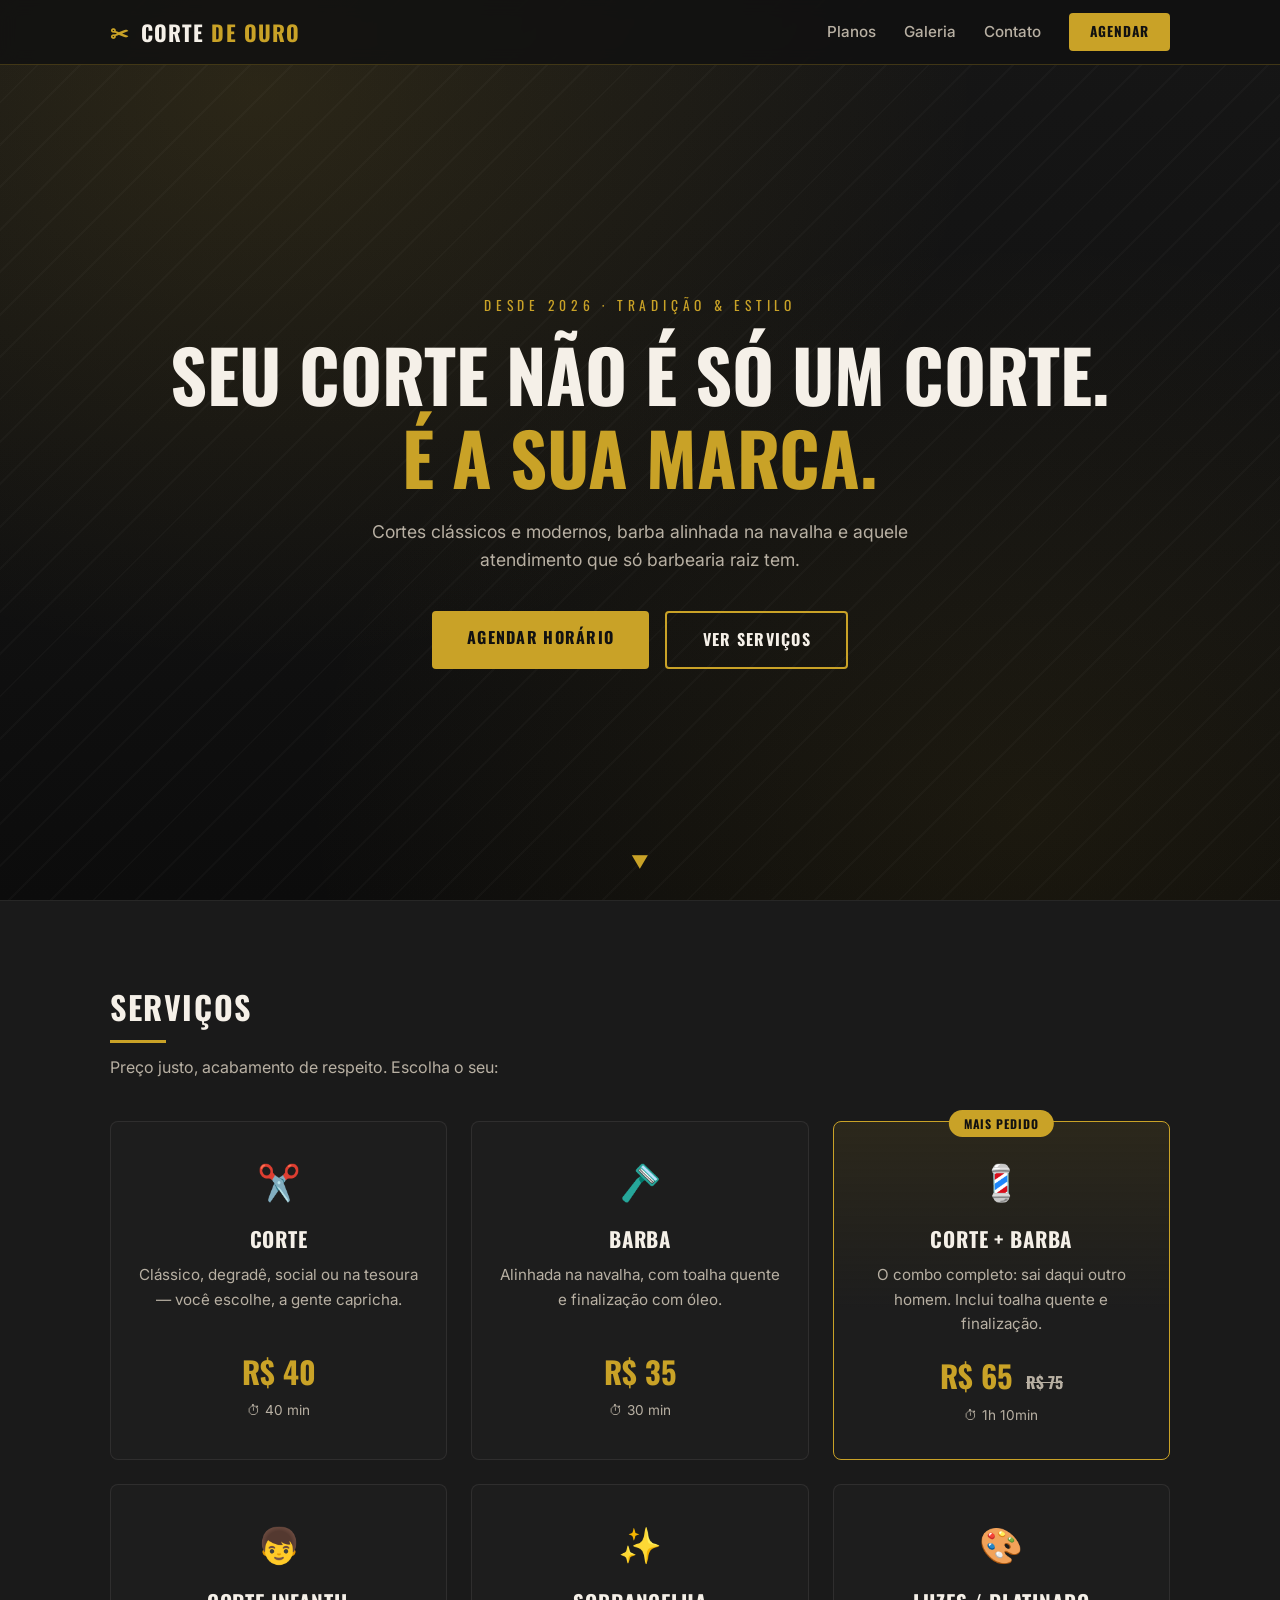
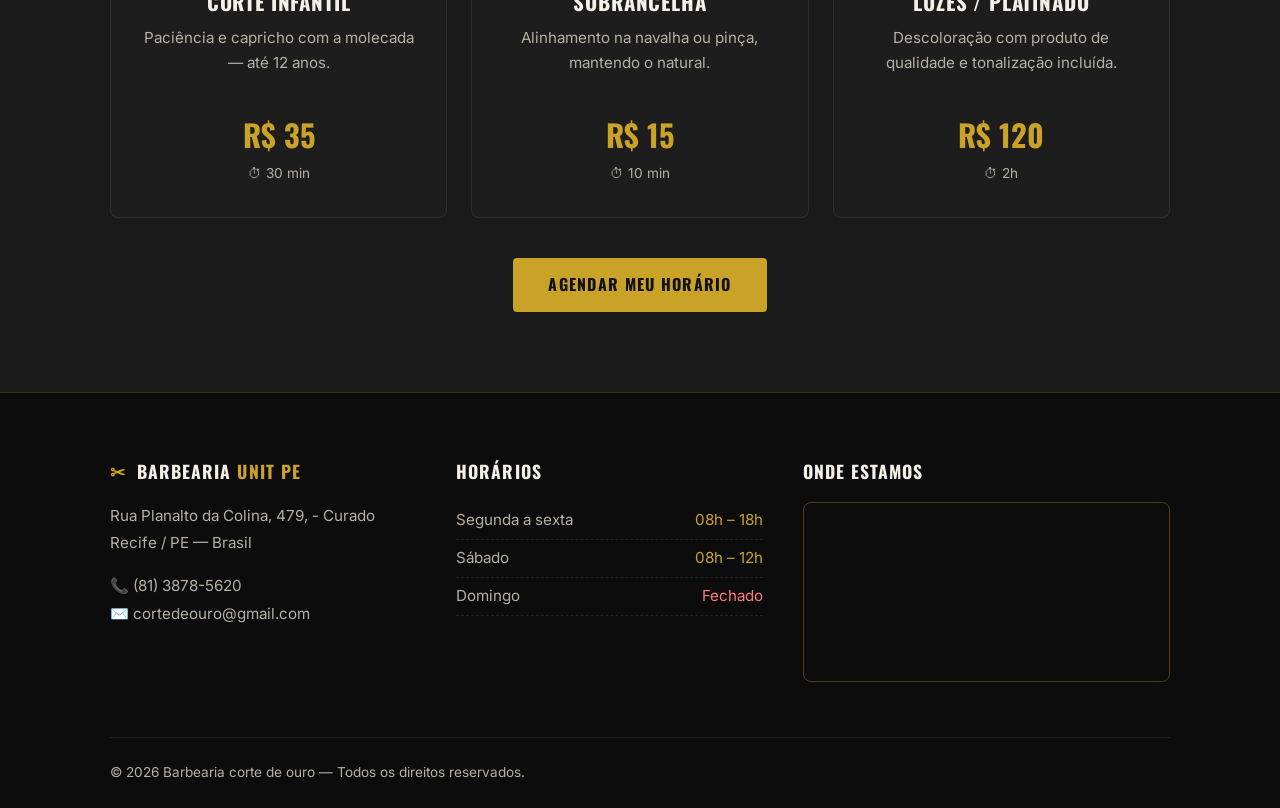
<file: index.html>
<!DOCTYPE html>
<html lang="pt-BR">

<head>
  <meta charset="UTF-8" />
  <meta name="viewport" content="width=device-width, initial-scale=1.0" />
  <title>Barbearia Corte de Ouro — Cortes clássicos e modernos</title>
  <meta name="description" content="Barbearia Navalha de Ouro: corte, barba e estilo. Agende seu horário online." />
  <link rel="preconnect" href="https://fonts.googleapis.com" />
  <link rel="preconnect" href="https://fonts.gstatic.com" crossorigin />
  <link href="https://fonts.googleapis.com/css2?family=Oswald:wght@500;700&family=Inter:wght@400;500;600&display=swap"
    rel="stylesheet" />
  <link rel="stylesheet" href="css/style.css" />
</head>

<body>

  <!-- ===== NAVBAR ===== -->
  <header class="navbar" id="topo">
    <div class="container navbar__inner">
      <a href="/index.html" class="navbar__logo">
        <span class="logo__icon">✂</span> Corte <span class="logo__gold">de Ouro</span>
      </a>

      <nav class="navbar__menu" id="menu">
        <a href="planos.html">Planos</a>
        <a href="/galeria.html">Galeria</a>
        <a href="#contato">Contato</a>
        <a href="/agendar.html" class="btn btn--small" target="_blank">Agendar</a>
      </nav>

      <button class="navbar__toggle" id="menu-toggle" aria-label="Abrir menu">
        <span></span><span></span><span></span>
      </button>
    </div>
  </header>

  <!-- ===== HERO ===== -->
  <section class="hero">
    <div class="container hero__content">
      <p class="hero__tagline">Desde 2026 · Tradição &amp; Estilo</p>
      <h1 class="hero__title">
        Seu corte não é só um corte.<br />
        <span class="logo__gold">É a sua marca.</span>
      </h1>
      <p class="hero__subtitle">
        Cortes clássicos e modernos, barba alinhada na navalha e aquele
        atendimento que só barbearia raiz tem.
      </p>
      <div class="hero__actions">
        <a href="/agendar.html" class="btn">Agendar horário</a>
        <a href="#servicos" class="btn btn--outline">Ver serviços</a>
      </div>
    </div>
    <div class="hero__scroll" aria-hidden="true">▼</div>
  </section>


  <!-- ===== Serviços ===== -->
  <section class="section" id="servicos">
    <div class="container">
      <h2 class="section__title">Serviços</h2>
      <p class="section__subtitle">Preço justo, acabamento de respeito. Escolha o seu:</p>

      <div class="servicos__grid">
        <article class="servico">
          <span class="servico__icone">✂️</span>
          <h3 class="servico__nome">Corte</h3>
          <p class="servico__desc">Clássico, degradê, social ou na tesoura — você escolhe, a gente capricha.</p>
          <p class="servico__preco">R$ 40</p>
          <p class="servico__tempo">⏱ 40 min</p>
        </article>

        <article class="servico">
          <span class="servico__icone">🪒</span>
          <h3 class="servico__nome">Barba</h3>
          <p class="servico__desc">Alinhada na navalha, com toalha quente e finalização com óleo.</p>
          <p class="servico__preco">R$ 35</p>
          <p class="servico__tempo">⏱ 30 min</p>
        </article>

        <article class="servico servico--destaque">
          <span class="servico__selo">Mais pedido</span>
          <span class="servico__icone">💈</span>
          <h3 class="servico__nome">Corte + Barba</h3>
          <p class="servico__desc">O combo completo: sai daqui outro homem. Inclui toalha quente e finalização.</p>
          <p class="servico__preco">R$ 65 <span class="servico__preco-antigo">R$ 75</span></p>
          <p class="servico__tempo">⏱ 1h 10min</p>
        </article>

        <article class="servico">
          <span class="servico__icone">👦</span>
          <h3 class="servico__nome">Corte Infantil</h3>
          <p class="servico__desc">Paciência e capricho com a molecada — até 12 anos.</p>
          <p class="servico__preco">R$ 35</p>
          <p class="servico__tempo">⏱ 30 min</p>
        </article>

        <article class="servico">
          <span class="servico__icone">✨</span>
          <h3 class="servico__nome">Sobrancelha</h3>
          <p class="servico__desc">Alinhamento na navalha ou pinça, mantendo o natural.</p>
          <p class="servico__preco">R$ 15</p>
          <p class="servico__tempo">⏱ 10 min</p>
        </article>

        <article class="servico">
          <span class="servico__icone">🎨</span>
          <h3 class="servico__nome">Luzes / Platinado</h3>
          <p class="servico__desc">Descoloração com produto de qualidade e tonalização incluída.</p>
          <p class="servico__preco">R$ 120</p>
          <p class="servico__tempo">⏱ 2h</p>
        </article>
      </div>

      <p class="servicos__cta">
        <a href="/agendar.html" class="btn">Agendar meu horário</a>
      </p>
    </div>
  </section>




  <footer class="footer" id="contato">
    <div class="container">
      <div class="footer__grid">
        <div class="footer__coluna">
          <h3 class="footer__titulo"><span class="logo__icon">✂</span> Barbearia <span class="logo__gold">UNIT PE</span>
          </h3>
          <p class="footer__texto">
            Rua Planalto da Colina, 479, - Curado <br />
            Recife / PE — Brasil
          </p>
          <p class="footer__texto">
            📞 (81) 3878-5620<br />
            ✉️ cortedeouro@gmail.com
          </p>
        </div>

        <div class="footer__coluna">
          <h3 class="footer__titulo">Horários</h3>
          <ul class="footer__horarios">
            <li><span>Segunda a sexta</span> <span>08h – 18h</span></li>
            <li><span>Sábado</span> <span>08h – 12h</span></li>
            <li><span>Domingo</span> <span class="footer__fechado">Fechado</span></li>
          </ul>
        </div>

        <div class="footer__coluna">
          <h3 class="footer__titulo">Onde estamos</h3>
          <iframe class="footer__mapa"
            src="https://www.openstreetmap.org/export/embed.html?bbox=-34.9180%2C-8.1210%2C-34.9080%2C-8.1150&amp;layer=mapnik&amp;marker=-8.1180%2C-34.9130"
            title="Mapa da localização da UNIT PE Imbiribeira" loading="lazy">
          </iframe>
        </div>
      </div>

      <div class="footer__base">
        <p>© 2026 Barbearia corte de ouro — Todos os direitos reservados.</p>
      </div>
    </div>
  </footer>


  <script src="js/main.js"></script>

</body>

</html>
</file>
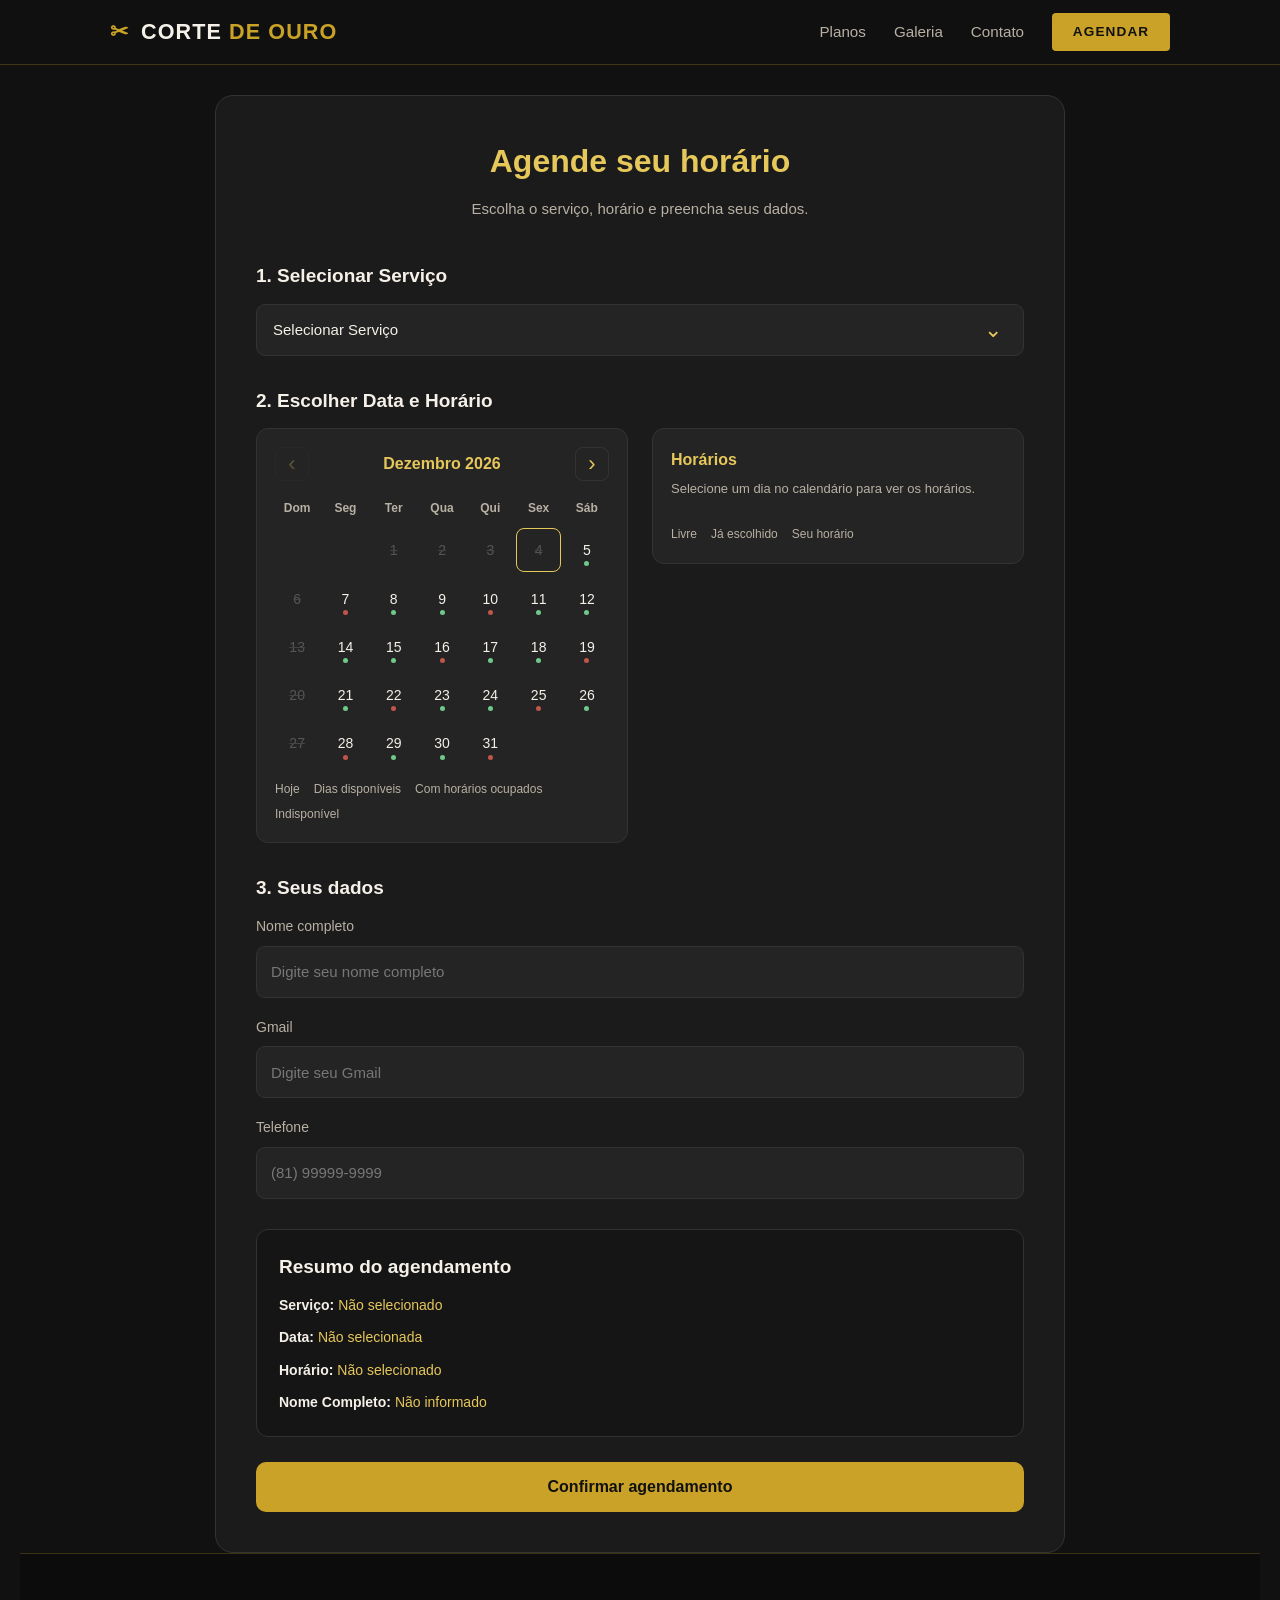
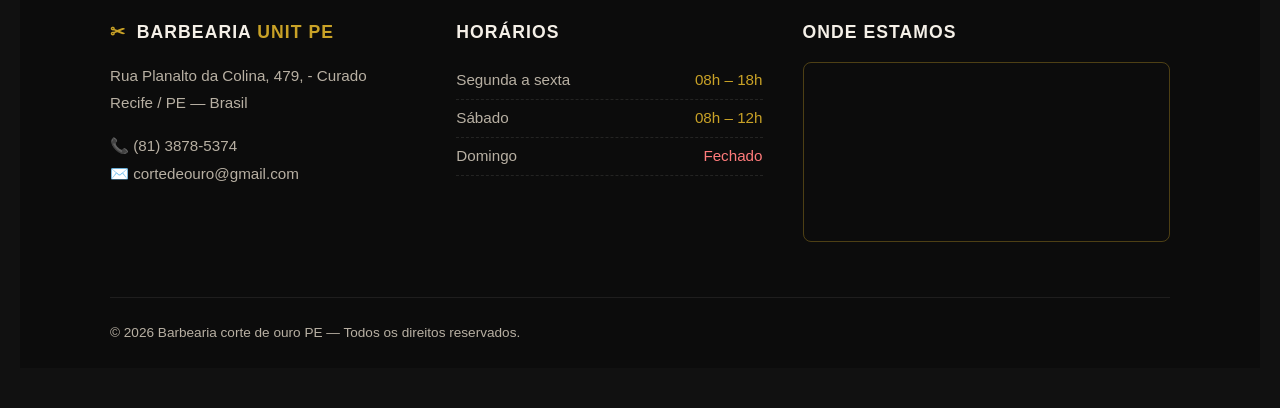
<file: agendar.html>
<!DOCTYPE html>
<html lang="pt-BR">

<head>
    <meta charset="UTF-8">
    <meta name="viewport" content="width=device-width, initial-scale=1.0">

    <title>Agendamento | Barbearia</title>

    <link rel="stylesheet" href="css/agendar.css">
    <link rel="stylesheet" href="css/style.css" />

</head>

<body>
    <!-- ===== NAVBAR ===== -->
    <header class="navbar" id="topo">
        <div class="container navbar__inner">
            <a href="/index.html" class="navbar__logo">
                <span class="logo__icon">✂</span> Corte <span class="logo__gold">de Ouro</span>
            </a>

            <nav class="navbar__menu" id="menu">
                <a href="planos.html">Planos</a>
                <a href="/galeria.html">Galeria</a>
                <a href="#contato">Contato</a>
                <a href="/agendar.html" class="btn btn--small" target="_blank">Agendar</a>
            </nav>

            <button class="navbar__toggle" id="menu-toggle" aria-label="Abrir menu">
                <span></span><span></span><span></span>
            </button>
        </div>
    </header>

    <main class="agendamento">

        <div class="cabecalho">
            <h1>Agende seu horário</h1>
            <p>Escolha o serviço, horário e preencha seus dados.</p>
        </div>

        <form id="formAgendamento">

            <!-- MENSAGEM DE SUCESSO -->
            <div class="mensagem-sucesso" id="mensagemSucesso" hidden></div>

            <!-- SERVIÇO -->
            <section class="etapa">

                <h2>1. Selecionar Serviço</h2>

                <div class="select-custom" id="servicoSelect">

                    <button type="button" class="select-header">
                        <span id="servicoTexto">Selecionar Serviço</span>
                        <span class="seta">⌄</span>
                    </button>

                    <div class="select-opcoes">
                        <button type="button" class="opcao" data-servico="Corte">Corte</button>
                        <button type="button" class="opcao" data-servico="Barba">Barba</button>
                        <button type="button" class="opcao" data-servico="Corte + Barba">Corte + Barba</button>
                        <button type="button" class="opcao" data-servico="Corte Infantil">Corte Infantil</button>
                        <button type="button" class="opcao" data-servico="Sobrancelha">Sobrancelha</button>
                        <button type="button" class="opcao" data-servico="Luzes / Platinado">Luzes / Platinado</button>
                    </div>

                </div>

                <input type="hidden" id="servicoSelecionado">

            </section>

            <!-- DATA E HORÁRIO -->
            <section class="etapa">

                <h2>2. Escolher Data e Horário</h2>

                <div class="agenda">

                    <!-- CALENDÁRIO -->
                    <div class="calendario" aria-label="Calendário de agendamento">

                        <div class="calendario__topo">
                            <button type="button" class="calendario__nav" id="mesAnterior"
                                aria-label="Mês anterior">‹</button>
                            <h3 id="calendarioTitulo">Mês Ano</h3>
                            <button type="button" class="calendario__nav" id="mesProximo"
                                aria-label="Próximo mês">›</button>
                        </div>

                        <div class="calendario__semana" aria-hidden="true">
                            <span>Dom</span>
                            <span>Seg</span>
                            <span>Ter</span>
                            <span>Qua</span>
                            <span>Qui</span>
                            <span>Sex</span>
                            <span>Sáb</span>
                        </div>

                        <div class="calendario__dias" id="calendarioDias"></div>

                        <div class="legenda">
                            <span class="legenda_item"><i class="legendacor legenda_cor--hoje"></i> Hoje</span>
                            <span class="legenda_item"><i class="legendacor legenda_cor--disponivel"></i> Dias
                                disponíveis</span>
                            <span class="legenda_item"><i class="legendacor legenda_cor--parcial"></i> Com horários
                                ocupados</span>
                            <span class="legenda_item"><i class="legendacor legenda_cor--fechado"></i>
                                Indisponível</span>
                        </div>

                    </div>

                    <!-- HORÁRIOS DO DIA -->
                    <div class="horarios-painel">

                        <h3 id="horariosTitulo">Horários</h3>
                        <p class="horarios-aviso" id="horariosAviso">Selecione um dia no calendário para ver os
                            horários.</p>

                        <div class="horarios-grid" id="horariosGrid"></div>

                        <div class="legenda">
                            <span class="legenda_item"><i class="legendacor legenda_cor--livre"></i> Livre</span>
                            <span class="legenda_item"><i class="legendacor legenda_cor--ocupado"></i> Já
                                escolhido</span>
                            <span class="legenda_item"><i class="legendacor legenda_cor--selecionado"></i> Seu
                                horário</span>
                        </div>

                    </div>

                </div>

                <input type="hidden" id="dataSelecionada">
                <input type="hidden" id="horarioSelecionado">

            </section>

            <!-- DADOS DO CLIENTE -->
            <section class="etapa">

                <h2>3. Seus dados</h2>

                <div class="campo">
                    <label for="nome">Nome completo</label>
                    <input type="text" id="nome" name="nome" placeholder="Digite seu nome completo" required>
                </div>

                <div class="campo">
                    <label for="email">Gmail</label>
                    <input type="email" id="email" name="email" placeholder="Digite seu Gmail" required>
                </div>

                <div class="campo">
                    <label for="telefone">Telefone</label>
                    <input type="tel" id="telefone" name="telefone" placeholder="(81) 99999-9999" maxlength="15"
                        required>
                </div>

            </section>

            <!-- RESUMO -->
            <section class="resumo">

                <h2>Resumo do agendamento</h2>

                <p>
                    <strong>Serviço:</strong>
                    <span id="resumoServico">Não selecionado</span>
                </p>

                <p>
                    <strong>Data:</strong>
                    <span id="resumoData">Não selecionada</span>
                </p>

                <p>
                    <strong>Horário:</strong>
                    <span id="resumoHorario">Não selecionado</span>
                </p>

                <p>
                    <strong>Nome Completo:</strong>
                    <span id="resumoNome">Não selecionado</span>
                </p>

            </section>

            <!-- MENSAGEM DE ERRO -->
            <div class="erro-etapa" id="erroAgendamento" hidden></div>

            <button type="submit" class="btn-agendar">
                Confirmar agendamento
            </button>

        </form>

    </main>


    <footer class="footer" id="contato">
        <div class="container">
            <div class="footer__grid">
                <div class="footer__coluna">
                    <h3 class="footer__titulo"><span class="logo__icon">✂</span> Barbearia <span class="logo__gold">UNIT
                            PE</span>
                    </h3>
                    <p class="footer__texto">
                        Rua Planalto da Colina, 479, - Curado <br />
                        Recife / PE — Brasil
                    </p>
                    <p class="footer__texto">
                        📞 (81) 3878-5374<br />
                        ✉️ cortedeouro@gmail.com
                    </p>
                </div>

                <div class="footer__coluna">
                    <h3 class="footer__titulo">Horários</h3>
                    <ul class="footer__horarios">
                        <li><span>Segunda a sexta</span> <span>08h – 18h</span></li>
                        <li><span>Sábado</span> <span>08h – 12h</span></li>
                        <li><span>Domingo</span> <span class="footer__fechado">Fechado</span></li>
                    </ul>
                </div>

                <div class="footer__coluna">
                    <h3 class="footer__titulo">Onde estamos</h3>
                    <iframe class="footer__mapa"
                        src="https://www.openstreetmap.org/export/embed.html?bbox=-34.9180%2C-8.1210%2C-34.9080%2C-8.1150&amp;layer=mapnik&amp;marker=-8.1180%2C-34.9130"
                        title="Mapa da localização da UNIT PE Imbiribeira" loading="lazy">
                    </iframe>
                </div>
            </div>

            <div class="footer__base">
                <p>© 2026 Barbearia corte de ouro PE — Todos os direitos reservados.</p>
            </div>
        </div>
    </footer>

    <!-- Se o menu mobile usa outro arquivo (ex.: js/script.js), inclua-o aqui também -->
    <script src="js/script_agendar.js"></script>

</body>

</html>
</file>
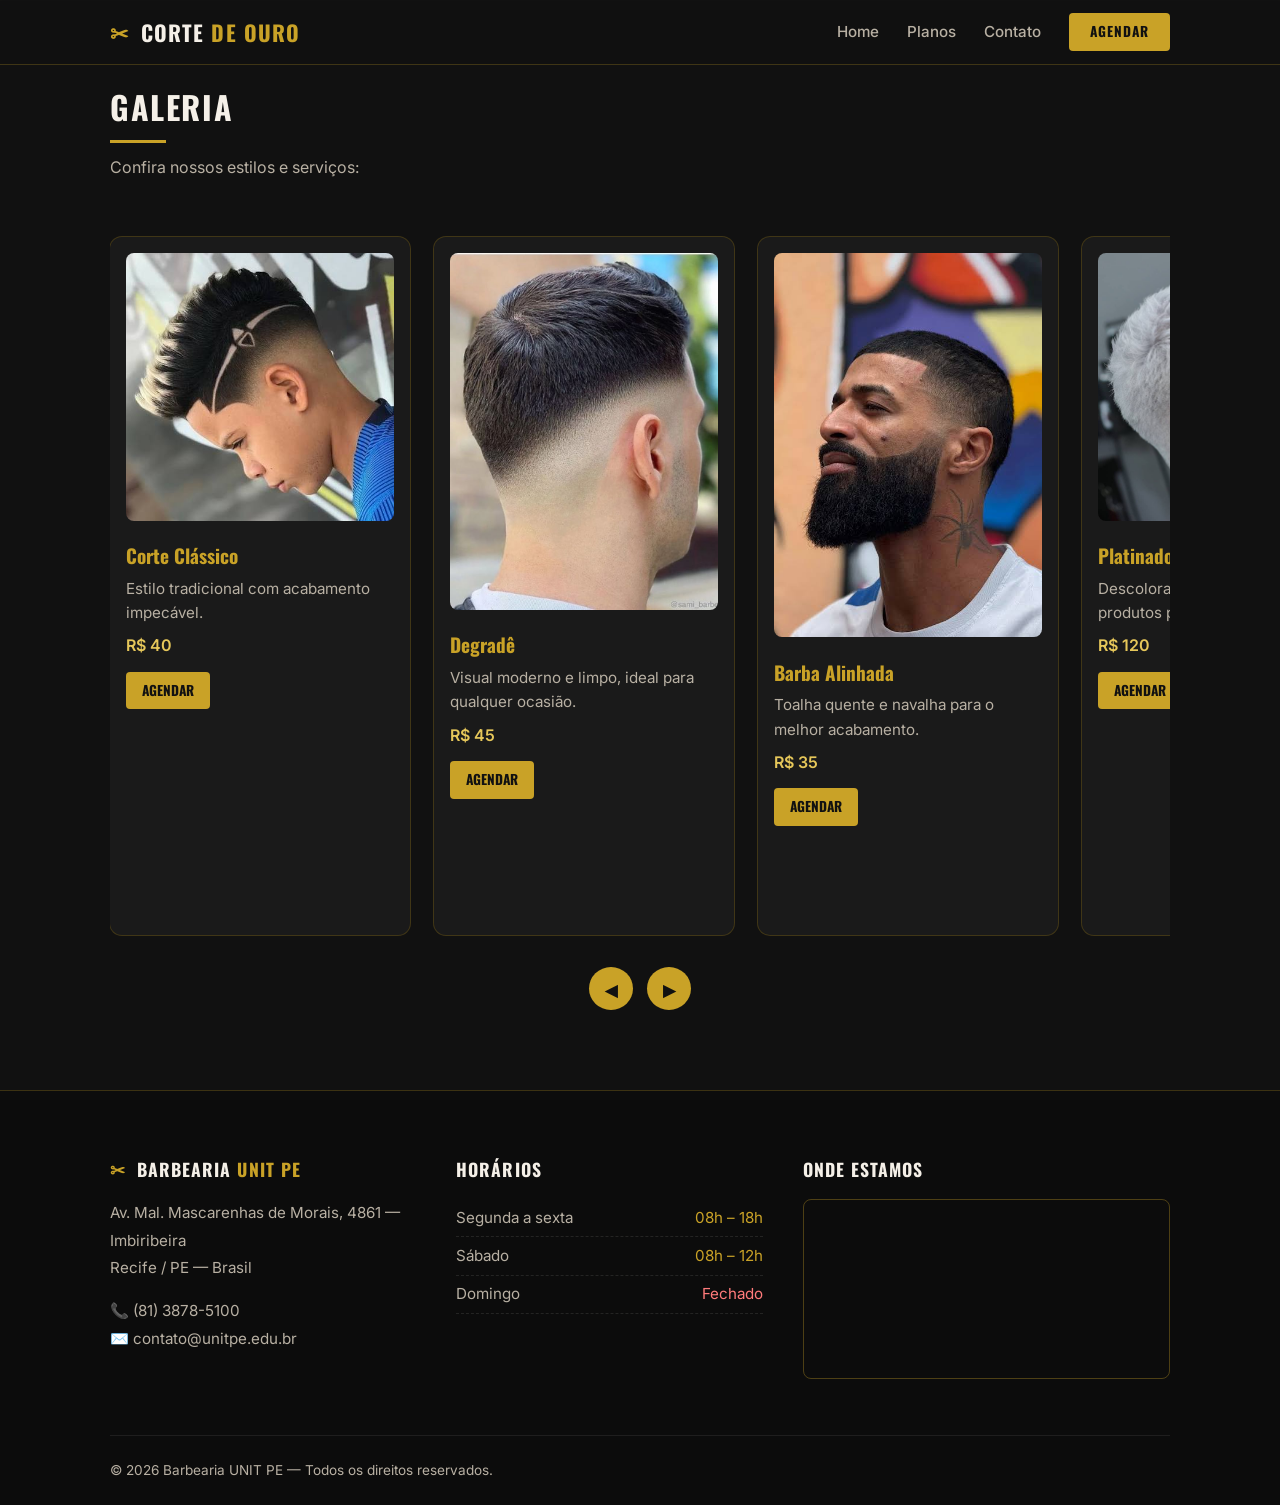
<file: galeria.html>
<!DOCTYPE html>
<html lang="pt-BR">

<head>
  <meta charset="UTF-8" />
  <meta name="viewport" content="width=device-width, initial-scale=1.0" />
  <title>Barbearia Corte de Ouro — Cortes clássicos e modernos</title>
  <meta name="description" content="Barbearia Corte de Ouro: corte, barba e estilo. Agende seu horário online." />
  <link rel="preconnect" href="https://fonts.googleapis.com" />
  <link rel="preconnect" href="https://fonts.gstatic.com" crossorigin />
  <link href="https://fonts.googleapis.com/css2?family=Oswald:wght@500;700&family=Inter:wght@400;500;600&display=swap"
    rel="stylesheet" />
  <link rel="stylesheet" href="css/style.css" />
  <link rel="stylesheet" href="css/galeria.css" />
</head>

<body>

  <!-- ===== NAVBAR ===== -->
  <header class="navbar" id="topo">
    <div class="container navbar__inner">
      <a href="/index.html" class="navbar__logo">
        <span class="logo__icon">✂</span> Corte <span class="logo__gold">de Ouro</span>
      </a>

      <nav class="navbar__menu" id="menu">
        <a href="/index.html">Home</a>
        <a href="planos.html">Planos</a>
        <a href="#contato">Contato</a>
        <a href="/agendar.html" class="btn btn--small" target="_blank">Agendar</a>
      </nav>

      <button class="navbar__toggle" id="menu-toggle" aria-label="Abrir menu">
        <span></span><span></span><span></span>
      </button>
    </div>
  </header>

  <section class="section" id="galeria">
    <div class="container">
      <h2 class="section__title">Galeria</h2>
      <p class="section__subtitle">Confira nossos estilos e serviços:</p>

      <div class="galeria__carrossel">
        <div class="card">
          <img src="img/corte1.jpg" alt="Corte Clássico">
          <h3>Corte Clássico</h3>
          <p>Estilo tradicional com acabamento impecável.</p>
          <span class="preco">R$ 40</span>
          <a href="/agendar.html" class="btn-card">Agendar</a>
        </div>

        <div class="card">
          <img src="img/degrade.jpg" alt="Degradê">
          <h3>Degradê</h3>
          <p>Visual moderno e limpo, ideal para qualquer ocasião.</p>
          <span class="preco">R$ 45</span>
          <a href="/agendar.html" class="btn-card">Agendar</a>
        </div>

        <div class="card">
          <img src="img/barba1.jpg" alt="Barba Alinhada">
          <h3>Barba Alinhada</h3>
          <p>Toalha quente e navalha para o melhor acabamento.</p>
          <span class="preco">R$ 35</span>
          <a href="/agendar.html" class="btn-card">Agendar</a>
        </div>

        <div class="card">
          <img src="img/platinado.jpg" alt="Platinado">
          <h3>Platinado</h3>
          <p>Descoloração e tonalização com produtos premium.</p>
          <span class="preco">R$ 120</span>
          <a href="/agendar.html" class="btn-card">Agendar</a>
        </div>

        <div class="card">
          <img src="img/sobrancelha.jpg" alt="Sobrancelha">
          <h3>Sobrancelha</h3>
          <p>Alinhamento na navalha ou pinça, mantendo o natural.</p>
          <span class="preco">R$ 15</span>
          <a href="/agendar.html" class="btn-card">Agendar</a>
        </div>

        <div class="card">
          <img src="img/infantil.jpg" alt="Corte Infantil">
          <h3>Corte Infantil</h3>
          <p>Paciência e capricho com a molecada — até 12 anos.</p>
          <span class="preco">R$ 35</span>
          <a href="/agendar.html" class="btn-card">Agendar</a>
        </div>

        <div class="card">
          <img src="img/social.jpg" alt="Corte Social">
          <h3>Corte Social</h3>
          <p>Visual limpo e elegante para o dia a dia.</p>
          <span class="preco">R$ 40</span>
          <a href="/agendar.html" class="btn-card">Agendar</a>
        </div>

        <div class="card">
          <img src="img/tesoura.jpg" alt="Corte na Tesoura">
          <h3>Corte na Tesoura</h3>
          <p>Precisão e estilo para quem gosta de detalhes.</p>
          <span class="preco">R$ 50</span>
          <a href="/agendar.html" class="btn-card">Agendar</a>
        </div>

        <div class="card">
          <img src="img/hidratação.jpg" alt="Hidratação Capilar">
          <h3>Hidratação Capilar</h3>
          <p>Tratamento profundo para fios saudáveis e brilhantes.</p>
          <span class="preco">R$ 60</span>
          <a href="/agendar.html" class="btn-card">Agendar</a>
        </div>

        <div class="card">
          <img src="img/corteebarba.webp" alt="Combo Corte + Barba">
          <h3>Combo Corte + Barba</h3>
          <p>Pacote completo para sair renovado.</p>
          <span class="preco">R$ 65</span>
          <a href="/agendar.html" class="btn-card">Agendar</a>
        </div>
      </div>

      <div class="galeria__controles">
        <button class="galeria__prev">◀</button>
        <button class="galeria__next">▶</button>
      </div>
    </div>
  </section>

  <!-- ===== FOOTER ===== -->
  <footer class="footer" id="contato">
    <div class="container">
      <div class="footer__grid">
        <div class="footer__coluna">
          <h3 class="footer__titulo"><span class="logo__icon">✂</span> Barbearia <span class="logo__gold">UNIT PE</span>
          </h3>
          <p class="footer__texto">
            Av. Mal. Mascarenhas de Morais, 4861 — Imbiribeira<br />
            Recife / PE — Brasil
          </p>
          <p class="footer__texto">
            📞 (81) 3878-5100<br />
            ✉️ contato@unitpe.edu.br
          </p>
        </div>

        <div class="footer__coluna">
          <h3 class="footer__titulo">Horários</h3>
          <ul class="footer__horarios">
            <li><span>Segunda a sexta</span> <span>08h – 18h</span></li>
            <li><span>Sábado</span> <span>08h – 12h</span></li>
            <li><span>Domingo</span> <span class="footer__fechado">Fechado</span></li>
          </ul>
        </div>

        <div class="footer__coluna">
          <h3 class="footer__titulo">Onde estamos</h3>
          <iframe class="footer__mapa"
            src="https://www.openstreetmap.org/export/embed.html?bbox=-34.9180%2C-8.1210%2C-34.9080%2C-8.1150&amp;layer=mapnik&amp;marker=-8.1180%2C-34.9130"
            title="Mapa da localização da UNIT PE Imbiribeira" loading="lazy">
          </iframe>
        </div>
      </div>

      <div class="footer__base">
        <p>© 2026 Barbearia UNIT PE — Todos os direitos reservados.</p>
      </div>
    </div>
  </footer>

  <script src="js/galeria.js"></script>
</body>

</html>
</file>
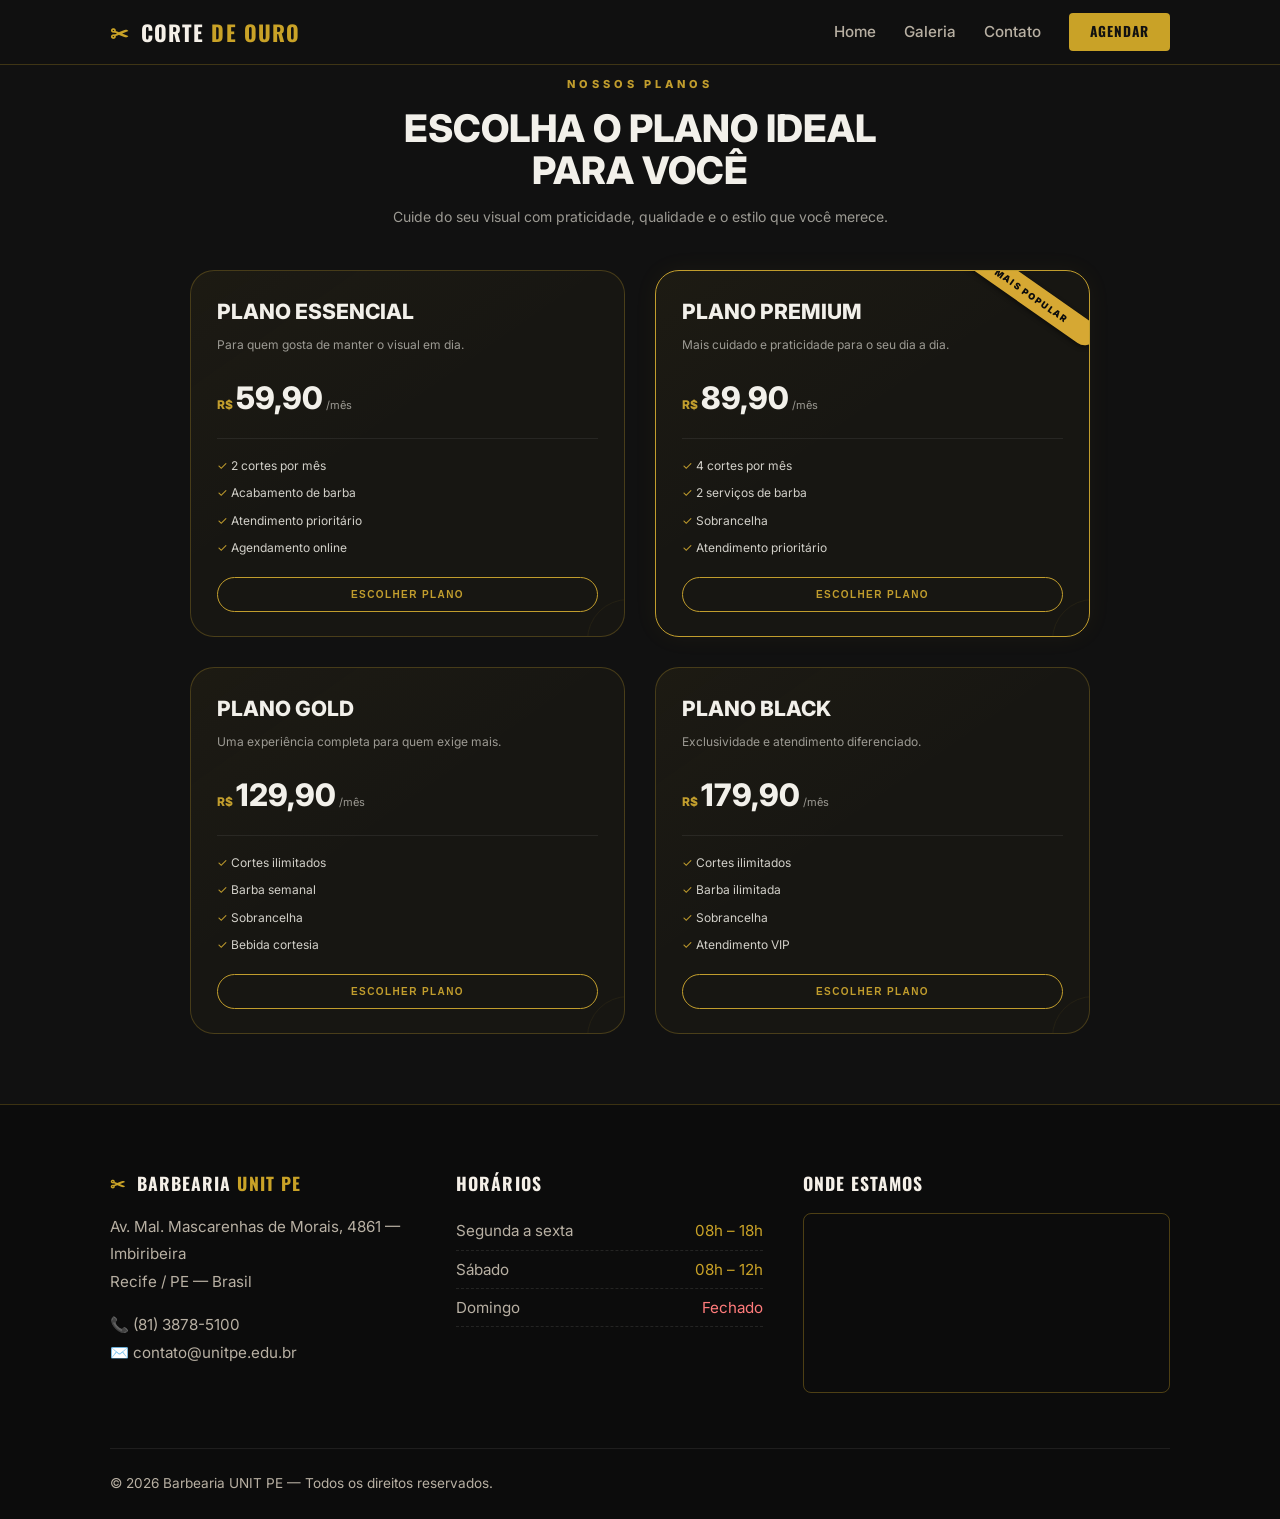
<file: planos.html>
<!DOCTYPE html>
<html lang="pt-BR">

<head>
  <meta charset="UTF-8">
  <meta name="viewport" content="width=device-width, initial-scale=1.0">
  <title>Planos | Barbearia Corte de Ouro</title>
  <link rel="preconnect" href="https://fonts.googleapis.com" />
  <link rel="preconnect" href="https://fonts.gstatic.com" crossorigin />
  <link href="https://fonts.googleapis.com/css2?family=Oswald:wght@500;700&family=Inter:wght@400;500;600&display=swap"
    rel="stylesheet" />
  <link rel="stylesheet" href="css/planos.css" />
</head>

<body>

  <!-- ===== NAVBAR ===== -->
  <header class="navbar" id="topo">
    <div class="container navbar__inner">
      <a href="/index.html" class="navbar__logo">
        <span class="logo__icon">✂</span> Corte <span class="logo__gold">de Ouro</span>
      </a>

      <nav class="navbar__menu" id="menu">
        <a href="/index.html">Home</a>
        <a href="/galeria.html">Galeria</a>
        <a href="index.html#contato">Contato</a>
        <a href="/agendar.html" class="btn btn--small" target="_blank">Agendar</a>
      </nav>

      <button class="navbar__toggle" id="menu-toggle" aria-label="Abrir menu">
        <span></span><span></span><span></span>
      </button>
    </div>
  </header>

  <main class="planos-container">

    <div class="cabecalho">
      <span class="subtitulo">NOSSOS PLANOS</span>

      <h1>
        Escolha o plano ideal<br>
        para você
      </h1>

      <p>
        Cuide do seu visual com praticidade, qualidade
        e o estilo que você merece.
      </p>
    </div>

    <section class="planos">

      <!-- PLANO 1 -->
      <div class="plano">
        <div class="plano-topo">

          <h2>Plano Essencial</h2>
          <p>Para quem gosta de manter o visual em dia.</p>
        </div>

        <div class="preco">
          <span>R$</span>
          <strong>59,90</strong>
          <small>/mês</small>
        </div>

        <ul>
          <li>✓ 2 cortes por mês</li>
          <li>✓ Acabamento de barba</li>
          <li>✓ Atendimento prioritário</li>
          <li>✓ Agendamento online</li>
        </ul>

        <button>ESCOLHER PLANO</button>
      </div>


      <!-- PLANO 2 -->
      <div class="plano destaque">

        <div class="selo">
          <span>MAIS POPULAR</span>
        </div>

        <div class="plano-topo">

          <h2>Plano Premium</h2>
          <p>Mais cuidado e praticidade para o seu dia a dia.</p>
        </div>

        <div class="preco">
          <span>R$</span>
          <strong>89,90</strong>
          <small>/mês</small>
        </div>

        <ul>
          <li>✓ 4 cortes por mês</li>
          <li>✓ 2 serviços de barba</li>
          <li>✓ Sobrancelha</li>
          <li>✓ Atendimento prioritário</li>
        </ul>

        <button>ESCOLHER PLANO</button>
      </div>


      <!-- PLANO 3 -->
      <div class="plano">

        <div class="plano-topo">

          <h2>Plano Gold</h2>
          <p>Uma experiência completa para quem exige mais.</p>
        </div>

        <div class="preco">
          <span>R$</span>
          <strong>129,90</strong>
          <small>/mês</small>
        </div>

        <ul>
          <li>✓ Cortes ilimitados</li>
          <li>✓ Barba semanal</li>
          <li>✓ Sobrancelha</li>
          <li>✓ Bebida cortesia</li>
        </ul>

        <button>ESCOLHER PLANO</button>
      </div>


      <!-- PLANO 4 -->
      <div class="plano">

        <div class="plano-topo">

          <h2>Plano Black</h2>
          <p>Exclusividade e atendimento diferenciado.</p>
        </div>

        <div class="preco">
          <span>R$</span>
          <strong>179,90</strong>
          <small>/mês</small>
        </div>

        <ul>
          <li>✓ Cortes ilimitados</li>
          <li>✓ Barba ilimitada</li>
          <li>✓ Sobrancelha</li>
          <li>✓ Atendimento VIP</li>
        </ul>

        <button>ESCOLHER PLANO</button>
      </div>

    </section>

  </main>

  <footer class="footer" id="contato">
    <div class="container">
      <div class="footer__grid">
        <div class="footer__coluna">
          <h3 class="footer__titulo"><span class="logo__icon">✂</span> Barbearia <span class="logo__gold">UNIT PE</span>
          </h3>
          <p class="footer__texto">
            Av. Mal. Mascarenhas de Morais, 4861 — Imbiribeira<br />
            Recife / PE — Brasil
          </p>
          <p class="footer__texto">
            📞 (81) 3878-5100<br />
            ✉️ contato@unitpe.edu.br
          </p>
        </div>

        <div class="footer__coluna">
          <h3 class="footer__titulo">Horários</h3>
          <ul class="footer__horarios">
            <li><span>Segunda a sexta</span> <span>08h – 18h</span></li>
            <li><span>Sábado</span> <span>08h – 12h</span></li>
            <li><span>Domingo</span> <span class="footer__fechado">Fechado</span></li>
          </ul>
        </div>

        <div class="footer__coluna">
          <h3 class="footer__titulo">Onde estamos</h3>
          <iframe class="footer__mapa"
            src="https://www.openstreetmap.org/export/embed.html?bbox=-34.9180%2C-8.1210%2C-34.9080%2C-8.1150&amp;layer=mapnik&amp;marker=-8.1180%2C-34.9130"
            title="Mapa da localização da UNIT PE Imbiribeira" loading="lazy">
          </iframe>
        </div>
      </div>

      <div class="footer__base">
        <p>© 2026 Barbearia UNIT PE — Todos os direitos reservados.</p>
      </div>
    </div>
  </footer>


</body>

</html>
</file>
<file: css/style.css>
/* =====================================================
   Barbearia Cotede Ouro — estilos
   Paleta: preto carvão + dourado + branco gelo
   ===================================================== */

   :root {
    --cor-fundo: #111111;
    --cor-fundo-2: #1a1a1a;
    --cor-texto: #f5f0e8;
    --cor-texto-suave: #b8b0a3;
    --cor-ouro: #c9a227;
    --cor-ouro-claro: #e6c75a;
    --fonte-titulo: "Oswald", sans-serif;
    --fonte-texto: "Inter", sans-serif;
    --largura-max: 1100px;
  }
  
  * {
    margin: 0;
    padding: 0;
    box-sizing: border-box;
  }
  
  html {
    scroll-behavior: smooth;
  }
  
  body {
    font-family: var(--fonte-texto);
    background: var(--cor-fundo);
    color: var(--cor-texto);
    line-height: 1.6;
  }
  
  .container {
    max-width: var(--largura-max);
    margin: 0 auto;
    padding: 0 1.25rem;
  }

  /* Botão voltar ao topo */
.btn-topo {
  position: fixed;
  bottom: 20px;
  right: 20px;
  background: var(--cor-ouro);
  border: none;
  padding: 0.6rem;
  border-radius: 50%;
  cursor: pointer;
  display: none;
  font-size: 1.2rem;
  font-weight: bold;
  color: #111;
  box-shadow: 0 0 8px rgba(201,162,39,0.4);
}

/* Animação de entrada nos serviços */
.servico {
  opacity: 0;
  transform: translateY(20px);
  transition: 0.6s;
}
.servico.visivel {
  opacity: 1;
  transform: translateY(0);
}

  
  /* ===== Botões ===== */
  .btn {
    display: inline-block;
    background: var(--cor-ouro);
    color: #111;
    font-family: var(--fonte-titulo);
    font-weight: 700;
    text-transform: uppercase;
    letter-spacing: 0.08em;
    text-decoration: none;
    padding: 0.9rem 2.2rem;
    border-radius: 4px;
    transition: background 0.25s, transform 0.25s;
  }
  
  .btn:hover {
    background: var(--cor-ouro-claro);
    transform: translateY(-2px);
  }
  
  .btn--outline {
    background: transparent;
    color: var(--cor-texto);
    border: 2px solid var(--cor-ouro);
  }
  
  .btn--outline:hover {
    background: rgba(201, 162, 39, 0.15);
  }
  
  .btn--small {
    padding: 0.5rem 1.3rem;
    font-size: 0.85rem;
  }
  
  /* ===== Navbar ===== */
  .navbar {
    position: fixed;
    top: 0;
    left: 0;
    right: 0;
    z-index: 100;
    background: rgba(17, 17, 17, 0.85);
    backdrop-filter: blur(8px);
    border-bottom: 1px solid rgba(201, 162, 39, 0.25);
  }
  
  .navbar__inner {
    display: flex;
    align-items: center;
    justify-content: space-between;
    height: 64px;
  }
  
  .navbar__logo {
    font-family: var(--fonte-titulo);
    font-size: 1.35rem;
    font-weight: 700;
    text-transform: uppercase;
    letter-spacing: 0.05em;
    color: var(--cor-texto);
    text-decoration: none;
  }
  
  .logo__icon {
    color: var(--cor-ouro);
    margin-right: 0.3rem;
  }
  
  .logo__gold {
    color: var(--cor-ouro);
  }
  
  .navbar__menu {
    display: flex;
    align-items: center;
    gap: 1.75rem;
  }
  
  .navbar__menu a:not(.btn) {
    color: var(--cor-texto-suave);
    text-decoration: none;
    font-size: 0.95rem;
    font-weight: 500;
    transition: color 0.2s;
  }
  
  .navbar__menu a:not(.btn):hover {
    color: var(--cor-ouro-claro);
  }
  
  /* Botão hambúrguer (só aparece no celular) */
  .navbar__toggle {
    display: none;
    flex-direction: column;
    gap: 5px;
    background: none;
    border: none;
    cursor: pointer;
    padding: 6px;
  }
  
  .navbar__toggle span {
    width: 26px;
    height: 3px;
    background: var(--cor-ouro);
    border-radius: 2px;
    transition: transform 0.3s, opacity 0.3s;
  }
  
  /* X quando o menu está aberto */
  .navbar__toggle.aberto span:nth-child(1) {
    transform: translateY(8px) rotate(45deg);
  }
  .navbar__toggle.aberto span:nth-child(2) {
    opacity: 0;
  }
  .navbar__toggle.aberto span:nth-child(3) {
    transform: translateY(-8px) rotate(-45deg);
  }
  
  /* ===== Hero ===== */
  .hero {
    min-height: 100vh;
    display: flex;
    align-items: center;
    justify-content: center;
    text-align: center;
    position: relative;
    padding-top: 64px;
    background:
      radial-gradient(ellipse at 20% 10%, rgba(201, 162, 39, 0.12), transparent 50%),
      radial-gradient(ellipse at 80% 90%, rgba(201, 162, 39, 0.08), transparent 50%),
      linear-gradient(180deg, #161616 0%, #111111 60%, #0c0c0c 100%);
    overflow: hidden;
  }
  
  /* listras diagonais bem sutis, lembrando o poste de barbeiro */
  .hero::before {
    content: "";
    position: absolute;
    inset: 0;
    background: repeating-linear-gradient(
      -45deg,
      transparent 0 28px,
      rgba(245, 240, 232, 0.025) 28px 30px
    );
    pointer-events: none;
  }
  
  .hero__content {
    position: relative;
    z-index: 1;
  }
  
  .hero__tagline {
    font-family: var(--fonte-titulo);
    text-transform: uppercase;
    letter-spacing: 0.35em;
    font-size: 0.85rem;
    color: var(--cor-ouro);
    margin-bottom: 1rem;
  }
  
  .hero__title {
    font-family: var(--fonte-titulo);
    font-size: clamp(2.4rem, 6vw, 4.5rem);
    font-weight: 700;
    text-transform: uppercase;
    line-height: 1.15;
    margin-bottom: 1.25rem;
  }
  
  .hero__subtitle {
    max-width: 540px;
    margin: 0 auto 2.25rem;
    color: var(--cor-texto-suave);
    font-size: 1.1rem;
  }
  
  .hero__actions {
    display: flex;
    gap: 1rem;
    justify-content: center;
    flex-wrap: wrap;
  }
  
  .hero__scroll {
    position: absolute;
    bottom: 1.5rem;
    left: 50%;
    transform: translateX(-50%);
    color: var(--cor-ouro);
    font-size: 1.1rem;
    animation: flutuar 1.8s ease-in-out infinite;
  }
  
  @keyframes flutuar {
    0%, 100% { transform: translateX(-50%) translateY(0); }
    50%      { transform: translateX(-50%) translateY(8px); }
  }
  
  /* ===== Seções placeholder ===== */
  .section {
    padding: 5rem 0;
    border-top: 1px solid rgba(245, 240, 232, 0.06);
    background: var(--cor-fundo);
  }
  
  .section:nth-of-type(even) {
    background: var(--cor-fundo-2);
  }
  
  .section__title {
    font-family: var(--fonte-titulo);
    font-size: 2rem;
    text-transform: uppercase;
    letter-spacing: 0.05em;
    margin-bottom: 0.75rem;
  }
  
  .section__title::after {
    content: "";
    display: block;
    width: 56px;
    height: 3px;
    background: var(--cor-ouro);
    margin-top: 0.5rem;
  }
  
  .section__placeholder {
    color: var(--cor-texto-suave);
  }
  
  .section__subtitle {
    color: var(--cor-texto-suave);
    margin-bottom: 2.5rem;
  }


  /* ===== Serviços ===== */
.servicos__grid {
  display: grid;
  grid-template-columns: repeat(auto-fit, minmax(260px, 1fr));
  gap: 1.5rem;
}

.servico {
  position: relative;
  background: #1d1d1d;
  border: 1px solid rgba(245, 240, 232, 0.08);
  border-radius: 8px;
  padding: 2rem 1.5rem;
  text-align: center;
  transition: transform 0.25s, border-color 0.25s, box-shadow 0.25s;
}

.servico:hover {
  transform: translateY(-6px);
  border-color: var(--cor-ouro);
  box-shadow: 0 12px 30px rgba(0, 0, 0, 0.45);
}

.servico--destaque {
  border-color: var(--cor-ouro);
  background: linear-gradient(180deg, rgba(201, 162, 39, 0.1), rgba(29, 29, 29, 1) 55%);
}

.servico__selo {
  position: absolute;
  top: -12px;
  left: 50%;
  transform: translateX(-50%);
  background: var(--cor-ouro);
  color: #111;
  font-family: var(--fonte-titulo);
  font-size: 0.75rem;
  font-weight: 700;
  text-transform: uppercase;
  letter-spacing: 0.08em;
  padding: 0.25rem 0.9rem;
  border-radius: 99px;
  white-space: nowrap;
}

.servico__icone {
  font-size: 2.2rem;
  display: block;
  margin-bottom: 0.75rem;
}

.servico__nome {
  font-family: var(--fonte-titulo);
  font-size: 1.3rem;
  text-transform: uppercase;
  letter-spacing: 0.04em;
  margin-bottom: 0.5rem;
}

.servico__desc {
  color: var(--cor-texto-suave);
  font-size: 0.95rem;
  min-height: 4.5em;
  margin-bottom: 1rem;
}

.servico__preco {
  font-family: var(--fonte-titulo);
  font-size: 1.9rem;
  font-weight: 700;
  color: var(--cor-ouro);
}

.servico__preco-antigo {
  font-size: 1rem;
  color: var(--cor-texto-suave);
  text-decoration: line-through;
  margin-left: 0.4rem;
}

.servico__tempo {
  color: var(--cor-texto-suave);
  font-size: 0.85rem;
  margin-top: 0.25rem;
}

.servicos__cta {
  text-align: center;
  margin-top: 2.5rem;
}

  
  
  
  /* ===== Rodapé ===== */
  .footer {
    padding: 4rem 0 1.5rem;
    border-top: 1px solid rgba(201, 162, 39, 0.25);
    background: #0c0c0c;
    color: var(--cor-texto-suave);
    font-size: 0.95rem;
  }
  
  .footer__grid {
    display: grid;
    grid-template-columns: 1fr 1fr 1.2fr;
    gap: 2.5rem;
    margin-bottom: 3rem;
  }
  
  .footer__titulo {
    font-family: var(--fonte-titulo);
    font-size: 1.1rem;
    text-transform: uppercase;
    letter-spacing: 0.06em;
    color: var(--cor-texto);
    margin-bottom: 1rem;
  }
  
  .footer__texto {
    margin-bottom: 1rem;
    line-height: 1.8;
  }
  
  .footer__horarios {
    list-style: none;
  }
  
  .footer__horarios li {
    display: flex;
    justify-content: space-between;
    gap: 1rem;
    padding: 0.4rem 0;
    border-bottom: 1px dashed rgba(245, 240, 232, 0.1);
  }
  
  .footer__horarios li span:last-child {
    color: var(--cor-ouro);
  }
  
  .footer__fechado {
    color: #ff7b7b !important;
  }
  
  .footer__mapa {
    width: 100%;
    height: 180px;
    border: 1px solid rgba(201, 162, 39, 0.35);
    border-radius: 8px;
  }
  
  .footer__base {
    display: flex;
    justify-content: space-between;
    gap: 1rem;
    flex-wrap: wrap;
    padding-top: 1.5rem;
    border-top: 1px solid rgba(245, 240, 232, 0.08);
    font-size: 0.85rem;
  }
  
  .footer__credito {
    color: var(--cor-ouro);
  }
  

  @media (max-width: 768px) {
    .footer__grid {
      grid-template-columns: 1fr;
      gap: 2rem;
    }
  
    .footer__base {
      flex-direction: column;
      text-align: center;
    }
  }
  
  /* ===== Responsivo (celular) ===== */
  @media (max-width: 768px) {
    .navbar__toggle {
      display: flex;
    }
  
    .navbar__menu {
      position: fixed;
      top: 64px;
      left: 0;
      right: 0;
      flex-direction: column;
      gap: 1.25rem;
      background: #111111;
      border-bottom: 1px solid rgba(201, 162, 39, 0.25);
      padding: 1.75rem 1.25rem;
      transform: translateY(-130%);
      transition: transform 0.3s ease;
    }
  
    .navbar__menu.aberto {
      transform: translateY(0);
    }
  
    .hero__actions .btn {
      width: 100%;
      max-width: 320px;
    }
  }
</file>
<file: css/agendar.css>
/* =====================================================
  AGENDAMENTO - BARBEARIA
  ===================================================== */


* {
  margin: 0;
  padding: 0;
  box-sizing: border-box;
}


:root {
  --fundo: #111111;
  --fundo-card: #1b1b1b;
  --fundo-input: #242424;
  --dourado: #c9a227;
  --dourado-claro: #e6c75a;
  --texto: #f5f0e8;
  --texto-suave: #b8b0a3;
  --borda: #333333;
  --ocupado: #c0564b;
}

/* =====================================================
  BODY
  ===================================================== */

body {
  min-height: 100vh;
  background: var(--fundo);
  color: var(--texto);
  font-family: Arial, Helvetica, sans-serif;
  padding: 40px 20px;
}

/* =====================================================
  CONTAINER
  ===================================================== */

.agendamento {
  width: 100%;
  max-width: 850px;
  margin: 0 auto;
  background: var(--fundo-card);
  border: 1px solid var(--borda);
  border-radius: 18px;
  padding: 40px;
  margin-top: 55px;
  padding-top: 40px;
}

/* =====================================================
  CABEÇALHO
  ===================================================== */


.cabecalho {
  text-align: center;
  margin-bottom: 40px;
}


.cabecalho h1 {
  color: var(--dourado-claro);
  font-size: 32px;
  margin-bottom: 10px;
}


.cabecalho p {
  color: var(--texto-suave);
  font-size: 15px;
}

/* =====================================================
  ETAPAS
  ===================================================== */


.etapa {
  margin-bottom: 30px;
}


.etapa h2,
.resumo h2 {
  font-size: 19px;
  margin-bottom: 12px;
  color: var(--texto);
}


/* =====================================================
  SELECT CUSTOMIZADO
  ===================================================== */
.select-custom {
  position: relative;
  width: 100%;
}

/* =====================================================
  BOTÃO PRINCIPAL DO SELECT
  ===================================================== */


.select-header {
  width: 100%;
  height: 52px;
  padding: 0 16px;
  display: flex;
  align-items: center;
  justify-content: space-between;
  background: var(--fundo-input);
  border: 1px solid var(--borda);
  border-radius: 9px;
  color: var(--texto);
  font-size: 15px;
  cursor: pointer;
  transition: 0.25s;
}

/* Hover */

.select-header:hover {
  border-color: var(--dourado);
}

/* =====================================================
  SETA
  ===================================================== */
.seta {
  display: flex;
  align-items: center;
  justify-content: center;
  width: 28px;
  height: 28px;
  font-size: 22px;
  color: var(--dourado-claro);
  transition: transform 0.25s;
}

/* Quando estiver aberto */
.select-custom.aberto .seta {
  transform: rotate(180deg);
}

/* =====================================================
  ÁREA DAS OPÇÕES
  ===================================================== */
.select-opcoes {
  display: none;
  width: 100%;
  margin-top: 6px;
  background: var(--fundo-input);
  border: 1px solid var(--borda);
  border-radius: 9px;
  overflow: hidden;
  animation: aparecer 0.2s ease;
}

/* Abre o menu */
.select-custom.aberto .select-opcoes {
  display: block;
}

/* =====================================================
  OPÇÕES
  ===================================================== */
.opcao {
  display: block;
  width: 100%;
  padding: 14px 16px;
  border: none;
  border-bottom: 1px solid #303030;
  background: transparent;
  color: var(--texto);
  text-align: left;
  font-size: 15px;
  cursor: pointer;
  transition: 0.2s;
}

/* Remove borda do último */

.opcao:last-child {
  border-bottom: none;
}

/* Hover */


.opcao:hover {
  background: var(--dourado);
  color: #111111;
}

/* Opção selecionada */
.opcao.selecionada {
  background: var(--dourado);
  color: #111111;
  font-weight: bold;
}

/* =====================================================
  AGENDA (CALENDÁRIO + HORÁRIOS)
  ===================================================== */

.agenda {
  display: grid;
  grid-template-columns: 1fr 1fr;
  gap: 24px;
  align-items: start;
}

.calendario,
.horarios-painel {
  background: var(--fundo-input);
  border: 1px solid var(--borda);
  border-radius: 12px;
  padding: 18px;
}

/* ---------- Topo do calendário ---------- */

.calendario__topo {
  display: flex;
  align-items: center;
  justify-content: space-between;
  margin-bottom: 14px;
}

.calendario__topo h3,
.horarios-painel h3 {
  font-size: 16px;
  color: var(--dourado-claro);
  text-transform: capitalize;
}

.calendario__nav {
  width: 34px;
  height: 34px;
  border: 1px solid var(--borda);
  border-radius: 8px;
  background: transparent;
  color: var(--dourado-claro);
  font-size: 22px;
  line-height: 1;
  cursor: pointer;
  transition: 0.2s;
}

.calendario__nav:hover:not(:disabled) {
  border-color: var(--dourado);
  background: var(--dourado);
  color: #111111;
}

.calendario__nav:disabled {
  opacity: 0.3;
  cursor: not-allowed;
}

/* ---------- Dias da semana ---------- */

.calendario__semana,
.calendario__dias {
  display: grid;
  grid-template-columns: repeat(7, 1fr);
  gap: 4px;
}

.calendario__semana {
  margin-bottom: 6px;
}

.calendario__semana span {
  text-align: center;
  font-size: 12px;
  font-weight: bold;
  color: var(--texto-suave);
  padding: 4px 0;
}

/* ---------- Dias ---------- */

.dia {
  position: relative;
  aspect-ratio: 1 / 1;
  border: 1px solid transparent;
  border-radius: 8px;
  background: transparent;
  color: var(--texto);
  font-size: 14px;
  cursor: pointer;
  transition: 0.2s;
}

.dia:hover:not(:disabled) {
  border-color: var(--dourado);
  background: rgba(201, 162, 39, 0.15);
}

.dia--vazio {
  visibility: hidden;
  pointer-events: none;
}

.dia--hoje {
  border-color: var(--dourado-claro);
}

/* Dia com horários livres (ponto verde) */
.dia--disponivel::after {
  content: "";
  position: absolute;
  bottom: 5px;
  left: 50%;
  width: 5px;
  height: 5px;
  margin-left: -2.5px;
  border-radius: 50%;
  background: #70c989;
}

/* Dia que já tem horários ocupados (ponto vermelho) */
.dia--parcial::after {
  content: "";
  position: absolute;
  bottom: 5px;
  left: 50%;
  width: 5px;
  height: 5px;
  margin-left: -2.5px;
  border-radius: 50%;
  background: var(--ocupado);
}

.dia--selecionado,
.dia--selecionado:hover:not(:disabled) {
  background: var(--dourado);
  border-color: var(--dourado);
  color: #111111;
  font-weight: bold;
}

.dia:disabled {
  color: #555;
  cursor: not-allowed;
  text-decoration: line-through;
  text-decoration-color: #444;
}

/* ---------- Horários do dia ---------- */

.horarios-painel h3 {
  margin-bottom: 6px;
}

.horarios-aviso {
  font-size: 13px;
  color: var(--texto-suave);
  margin-bottom: 12px;
  min-height: 18px;
}

.horarios-grid {
  display: grid;
  grid-template-columns: repeat(3, 1fr);
  gap: 8px;
}

.horario {
  display: flex;
  flex-direction: column;
  align-items: center;
  justify-content: center;
  gap: 2px;
  padding: 9px 4px;
  border: 1px solid var(--borda);
  border-radius: 8px;
  background: transparent;
  color: var(--texto);
  font-size: 14px;
  cursor: pointer;
  transition: 0.2s;
}

.horario small {
  font-size: 10px;
  text-transform: uppercase;
  letter-spacing: 0.04em;
}

.horario:hover:not(:disabled) {
  background: var(--dourado);
  border-color: var(--dourado);
  color: #111111;
}

.horario--selecionado,
.horario--selecionado:hover:not(:disabled) {
  background: var(--dourado);
  border-color: var(--dourado);
  color: #111111;
  font-weight: bold;
}

/* Horário já escolhido por outro cliente */
.horario--ocupado {
  border-color: rgba(192, 86, 75, 0.5);
  background: rgba(192, 86, 75, 0.12);
  color: #d98a80;
  cursor: not-allowed;
}

.horario--ocupado .horario__hora {
  text-decoration: line-through;
}

/* Horário que já passou (hoje) */
.horario--passado {
  opacity: 0.35;
  cursor: not-allowed;
}

/* ---------- Legenda ---------- */

.legenda {
  display: flex;
  flex-wrap: wrap;
  gap: 6px 14px;
  margin-top: 14px;
  font-size: 12px;
  color: var(--texto-suave);
}

.legenda__item {
  display: inline-flex;
  align-items: center;
  gap: 6px;
}

.legenda__cor {
  display: inline-block;
  width: 11px;
  height: 11px;
  border-radius: 3px;
  border: 1px solid var(--borda);
}

.legenda__cor--hoje {
  border-color: var(--dourado-claro);
}

.legenda__cor--disponivel {
  background: #70c989;
  border-color: #70c989;
  border-radius: 50%;
  width: 7px;
  height: 7px;
}

.legenda__cor--parcial {
  background: var(--ocupado);
  border-radius: 50%;
  width: 7px;
  height: 7px;
  border: none;
}

.legenda__cor--fechado {
  background: #333;
}

.legenda__cor--livre {
  background: transparent;
}

.legenda__cor--ocupado {
  background: rgba(192, 86, 75, 0.35);
  border-color: var(--ocupado);
}

.legenda__cor--selecionado {
  background: var(--dourado);
  border-color: var(--dourado);
}

/* ---------- Mensagens ---------- */

.erro-etapa {
  margin-top: 12px;
  padding: 10px 14px;
  border: 1px solid var(--ocupado);
  border-radius: 8px;
  background: rgba(192, 86, 75, 0.12);
  color: #e3a198;
  font-size: 14px;
}

.mensagem-sucesso {
  margin-bottom: 18px;
  padding: 14px 16px;
  border: 1px solid var(--dourado);
  border-radius: 10px;
  background: rgba(201, 162, 39, 0.12);
  color: var(--dourado-claro);
  font-size: 14px;
  line-height: 1.5;
}

.erro-etapa[hidden],
.mensagem-sucesso[hidden] {
  display: none;
}

/* =====================================================
  CAMPOS
  ===================================================== */
.campo {
  margin-bottom: 18px;
}

.campo label {
  display: block;
  margin-bottom: 8px;
  font-size: 14px;
  color: var(--texto-suave);
}

.campo input {
  width: 100%;
  height: 52px;
  padding: 14px;
  background: var(--fundo-input);
  border: 1px solid var(--borda);
  border-radius: 9px;
  outline: none;
  color: var(--texto);
  font-size: 15px;
  transition: 0.25s;
}

.campo input::placeholder {
  color: #777;
}

.campo input:focus {
  border-color: var(--dourado);
}

/* =====================================================
  RESUMO
  ===================================================== */


.resumo {
  background: #151515;
  border: 1px solid var(--borda);
  border-radius: 12px;
  padding: 22px;
  margin-top: 30px;
  margin-bottom: 25px;
}


.resumo p {
  color: var(--texto-suave);
  margin-bottom: 10px;
  font-size: 14px;
}


.resumo p:last-child {
  margin-bottom: 0;
}

.resumo strong {
  color: var(--texto);
}

.resumo span {
  color: var(--dourado-claro);
}

/* =====================================================
  BOTÃO AGENDAR
  ===================================================== */

.btn-agendar {
  width: 100%;
  padding: 16px;
  border: none;
  border-radius: 10px;
  background: var(--dourado);
  color: #111111;
  font-size: 16px;
  font-weight: bold;
  cursor: pointer;
  transition: 0.25s;
}


.btn-agendar:hover {
  background: var(--dourado-claro);

  transform: translateY(-2px);
}

/* =====================================================
  ANIMAÇÃO
  ===================================================== */


@keyframes aparecer {


  from {
    opacity: 0;
    transform: translateY(-5px);
  }


  to {
    opacity: 1;
    transform: translateY(0);
  }


}


/* =====================================================
  RESPONSIVIDADE
  ===================================================== */


@media (max-width: 700px) {

  .agenda {
    grid-template-columns: 1fr;
  }


  body {
    padding: 20px 12px;
  }

  .agendamento {
    padding: 25px 18px;
    border-radius: 14px;
  }


  .cabecalho h1 {
    font-size: 27px;
  }


}

@media (max-width: 450px) {

  .calendario,
  .horarios-painel {
    padding: 14px 10px;
  }

  .dia {
    font-size: 13px;
  }

  .agendamento {
    padding: 22px 15px;
  }

  .cabecalho h1 {
    font-size: 24px;
  }

  .cabecalho p {
    font-size: 13px;
  }

  .etapa h2,
  .resumo h2 {
    font-size: 17px;
  }

  .select-header {
    height: 50px;
    font-size: 14px;
  }

  .campo input {
    height: 50px;
  }


}
</file>
<file: css/galeria.css>
.galeria__carrossel {
    display: flex;
    gap: 1.5rem;
    overflow: hidden;
    scroll-behavior: smooth;
    padding: 1rem 0;
  }
  
  .card {
    flex: 0 0 300px;
    background: var(--cor-fundo-2);
    border-radius: 12px;
    padding: 1rem;
    color: var(--cor-texto);
    text-align: left;
    transition: transform 0.3s ease, box-shadow 0.3s ease;
    box-shadow: 0 0 0 1px rgba(201,162,39,0.25);
  }
  
  .card:hover {
    transform: translateY(-5px);
    box-shadow: 0 0 12px rgba(201,162,39,0.4);
  }
  
  .card img {
    width: 100%;
    border-radius: 8px;
    margin-bottom: 0.8rem;
  }
  
  .card h3 {
    font-family: var(--fonte-titulo);
    color: var(--cor-ouro);
    font-size: 1.2rem;
    margin-bottom: 0.3rem;
  }
  
  .card p {
    color: var(--cor-texto-suave);
    font-size: 0.95rem;
    margin-bottom: 0.5rem;
  }
  
  .card .preco {
    display: block;
    font-weight: 600;
    color: var(--cor-ouro-claro);
    margin-bottom: 0.8rem;
  }
  
  .btn-card {
    display: inline-block;
    background: var(--cor-ouro);
    color: #111;
    font-family: var(--fonte-titulo);
    font-weight: 700;
    text-transform: uppercase;
    font-size: 0.85rem;
    padding: 0.5rem 1rem;
    border-radius: 4px;
    text-decoration: none;
    transition: background 0.25s;
  }
  
  .btn-card:hover {
    background: var(--cor-ouro-claro);
  }
  
  .galeria__controles {
    text-align: center;
    margin-top: 1rem;
  }
  
  .galeria__controles button {
    background: var(--cor-ouro);
    border: none;
    padding: 0.6rem 1rem;
    margin: 0 0.3rem;
    cursor: pointer;
    font-size: 1rem;
    border-radius: 50%;
    color: #111;
    font-family: var(--fonte-titulo);
    font-weight: 700;
    transition: background 0.25s;
  }
  
  .galeria__controles button:hover {
    background: var(--cor-ouro-claro);
  }
  
  /* Responsivo */
  @media (max-width: 768px) {
    .galeria__carrossel {
      overflow-x: auto;
      scrollbar-width: none;
    }
    .galeria__carrossel::-webkit-scrollbar {
      display: none;
    }
    .card {
      flex: 0 0 80%;
      margin: 0 auto;
    }
  }
</file>
<file: css/planos.css>
/* =====================================================
   BARBEARIA CORTE DE OURO
   PALETA BASEADA NA IDENTIDADE VISUAL DA IMAGEM
   Preto carvão + dourado envelhecido + branco quente
   ===================================================== */

:root {
    --fundo: #0e0e0e;
    --fundo-card: #171612;
    --fundo-card-hover: #1d1b16;

    --dourado: #c19d2d;
    --dourado-claro: #d6a833;

    --branco: #f2f0ea;
    --cinza: #9c9a93;
    --cor-fundo: #111111;
    --cor-fundo-2: #1a1a1a;
    --cor-texto: #f5f0e8;
    --cor-texto-suave: #b8b0a3;
    --cor-ouro: #c9a227;
    --cor-ouro-claro: #e6c75a;
    --fonte-titulo: "Oswald", sans-serif;
    --fonte-texto: "Inter", sans-serif;
    --largura-max: 1100px;
  

    --borda: rgba(193, 157, 45, 0.28);
}


/* =========================
   RESET
   ========================= */

 * {
    margin: 0;
    padding: 0;
    box-sizing: border-box;
  }
  
  html {
    scroll-behavior: smooth;
  }
  
  body {
    font-family: var(--fonte-texto);
    background: var(--cor-fundo);
    color: var(--cor-texto);
    line-height: 1.6;
  }
  
  .container {
    max-width: var(--largura-max);
    margin: 0 auto;
    padding: 0 1.25rem;
  }

 .btn {
    display: inline-block;
    background: var(--cor-ouro);
    color: #111;
    font-family: var(--fonte-titulo);
    font-weight: 700;
    text-transform: uppercase;
    letter-spacing: 0.08em;
    text-decoration: none;
    padding: 0.9rem 2.2rem;
    border-radius: 4px;
    transition: background 0.25s, transform 0.25s;
  }
  
  .btn:hover {
    background: var(--cor-ouro-claro);
    transform: translateY(-2px);
  }
  
  .btn--outline {
    background: transparent;
    color: var(--cor-texto);
    border: 2px solid var(--cor-ouro);
  }
  
  .btn--outline:hover {
    background: rgba(201, 162, 39, 0.15);
  }
  
  .btn--small {
    padding: 0.5rem 1.3rem;
    font-size: 0.85rem;
  }
  

 /* ===== Navbar ===== */
  .navbar {
    position: fixed;
    top: 0;
    left: 0;
    right: 0;
    z-index: 100;
    background: rgba(17, 17, 17, 0.85);
    backdrop-filter: blur(8px);
    border-bottom: 1px solid rgba(201, 162, 39, 0.25);
  }
  
  .navbar__inner {
    display: flex;
    align-items: center;
    justify-content: space-between;
    height: 64px;
  }
  
  .navbar__logo {
    font-family: var(--fonte-titulo);
    font-size: 1.35rem;
    font-weight: 700;
    text-transform: uppercase;
    letter-spacing: 0.05em;
    color: var(--cor-texto);
    text-decoration: none;
  }
  
  .logo__icon {
    color: var(--cor-ouro);
    margin-right: 0.3rem;
  }
  
  .logo__gold {
    color: var(--cor-ouro);
  }
  
  .navbar__menu {
    display: flex;
    align-items: center;
    gap: 1.75rem;
  }
  
  .navbar__menu a:not(.btn) {
    color: var(--cor-texto-suave);
    text-decoration: none;
    font-size: 0.95rem;
    font-weight: 500;
    transition: color 0.2s;
  }
  
  .navbar__menu a:not(.btn):hover {
    color: var(--cor-ouro-claro);
  }
  
  /* Botão hambúrguer (só aparece no celular) */
  .navbar__toggle {
    display: none;
    flex-direction: column;
    gap: 5px;
    background: none;
    border: none;
    cursor: pointer;
    padding: 6px;
  }
  
  .navbar__toggle span {
    width: 26px;
    height: 3px;
    background: var(--cor-ouro);
    border-radius: 2px;
    transition: transform 0.3s, opacity 0.3s;
  }
  
  /* X quando o menu está aberto */
  .navbar__toggle.aberto span:nth-child(1) {
    transform: translateY(8px) rotate(45deg);
  }
  .navbar__toggle.aberto span:nth-child(2) {
    opacity: 0;
  }
  .navbar__toggle.aberto span:nth-child(3) {
    transform: translateY(-8px) rotate(-45deg);
  }
/* =========================
   CONTAINER
   ========================= */

.planos-container {
    width: 100%;
    max-width: 1050px;

    margin: 0 auto;

    padding: 70px 30px;
}


/* =========================
   CABEÇALHO
   ========================= */
   .cabecalho {
    text-align: center;
    margin-bottom: 42px;
  }
  
  .subtitulo {
    display: inline-block;
    color: var(--dourado);
    font-size: 11px;
    font-weight: 800;
    letter-spacing: 4px;
    margin-bottom: 13px;
  }
  
  .cabecalho h1 {
    color: var(--branco);
    font-size: 38px;
    line-height: 1.12;
    font-weight: 800;
    text-transform: uppercase;
    margin-bottom: 14px;
  }
  
  .cabecalho p {
    max-width: 560px;
    margin: 0 auto;
    color: var(--cinza);
    font-size: 14px;
    line-height: 1.6;
  }
  
  /* =========================
     GRID DOS PLANOS
     ========================= */
  .planos {
    display: grid;
    grid-template-columns: repeat(2, 1fr);
    gap: 30px;
    max-width: 900px;
    margin: 0 auto;
  }
  
  /* =========================
     CARD DOS PLANOS
     ========================= */
  .plano {
    position: relative;
    min-height: 350px;
    padding: 24px 26px;
    background: linear-gradient(145deg, rgba(193,157,45,0.035), transparent 45%), var(--fundo-card);
    border: 1px solid var(--borda);
    border-radius: 24px;
    display: flex;
    flex-direction: column;
    overflow: hidden;
    transition: transform 0.3s ease, border-color 0.3s ease, background 0.3s ease, box-shadow 0.3s ease;
  }
  
  .plano:hover {
    transform: translateY(-5px);
    background: linear-gradient(145deg, rgba(193,157,45,0.07), transparent 50%), var(--fundo-card-hover);
    border-color: rgba(193,157,45,0.7);
    box-shadow: 0 12px 35px rgba(0,0,0,0.35);
  }
  
  /* =========================
     TÍTULO E DESCRIÇÃO
     ========================= */
  .plano h2 {
    color: var(--branco);
    font-size: 21px;
    font-weight: 800;
    text-transform: uppercase;
    margin-bottom: 7px;
  }
  
  .plano-topo p {
    color: var(--cinza);
    font-size: 12px;
    line-height: 1.5;
    max-width: 88%;
  }
  
  /* =========================
     PREÇO
     ========================= */
  .preco {
    display: flex;
    align-items: baseline;
    gap: 3px;
    margin: 19px 0 17px;
    padding-bottom: 16px;
    border-bottom: 1px solid rgba(255,255,255,0.07);
  }
  
  .preco span {
    color: var(--dourado);
    font-size: 12px;
    font-weight: 800;
  }
  
  .preco strong {
    color: var(--branco);
    font-size: 31px;
    font-weight: 800;
  }
  
  .preco small {
    color: var(--cinza);
    font-size: 11px;
  }
  
  /* =========================
     BENEFÍCIOS
     ========================= */
  .plano ul {
    list-style: none;
    display: flex;
    flex-direction: column;
    gap: 8px;
    margin-bottom: 20px;
  }
  
  .plano li {
    color: #d2d0c9;
    font-size: 12px;
  }
  
  .plano li::first-letter {
    color: var(--dourado);
  }
  
  /* =========================
     BOTÃO
     ========================= */
  .plano button {
    width: 100%;
    margin-top: auto;
    padding: 11px 15px;
    border: 1px solid var(--dourado);
    border-radius: 30px;
    background: transparent;
    color: var(--dourado);
    font-size: 10px;
    font-weight: 800;
    letter-spacing: 1.4px;
    cursor: pointer;
    transition: background 0.3s ease, color 0.3s ease, box-shadow 0.3s ease;
  }
  
  .plano button:hover {
    background: var(--dourado);
    color: #111;
    box-shadow: 0 4px 18px rgba(193,157,45,0.18);
  }
  
  /* =========================
     PLANO DESTAQUE
     ========================= */
  .destaque {
    border-color: var(--dourado);
    box-shadow: 0 0 25px rgba(193,157,45,0.06);
  }
  
  /* =========================
     SELO MAIS POPULAR
     ========================= */
  .selo {
    position: absolute;
    top: 12px;
    right: -20px;
    width: 155px;
    padding: 8px 12px;
    background: var(--dourado-claro);
    color: #0d0d0d;
    font-size: 9px;
    font-weight: 900;
    letter-spacing: 1.3px;
    line-height: 1;
    text-align: center;
    border-radius: 25px;
    transform: rotate(35deg);
    box-shadow: 0 2px 5px rgba(0,0,0,0.45);
    z-index: 10;
    white-space: nowrap;
  }
  
  .selo span {
    display: block;
    width: 100%;
    text-align: center;
  }
  
  /* =========================
     EFEITO DECORATIVO
     ========================= */
  .plano::after {
    content: "";
    position: absolute;
    width: 80px;
    height: 80px;
    right: -45px;
    bottom: -45px;
    border-radius: 50%;
    border: 1px solid rgba(193,157,45,0.08);
    pointer-events: none;
  }
  
  /* =========================
     RESPONSIVIDADE
     ========================= */
  @media (max-width: 850px) {
    .planos-container {
      padding: 55px 22px;
    }
    .planos {
      max-width: 760px;
      gap: 24px;
    }
    .plano {
      padding: 22px;
      min-height: 345px;
      border-radius: 22px;
    }
    .cabecalho h1 {
      font-size: 34px;
    }
  }
  
  @media (max-width: 650px) {
    .planos-container {
      padding: 42px 18px;
    }
    .cabecalho {
      margin-bottom: 32px;
    }
    .cabecalho h1 {
      font-size: 28px;
    }
    .cabecalho p {
      font-size: 13px;
    }
    .planos {
      grid-template-columns: 1fr;
      max-width: 420px;
      gap: 22px;
    }
    .plano {
      min-height: 345px;
      padding: 23px;
      border-radius: 23px;
    }
    .plano h2 {
      font-size: 20px;
    }
    .preco strong {
      font-size: 30px;
    }
    .selo {
      top: 10px;
      right: -18px;
      width: 150px;
      font-size: 8px;
      letter-spacing: 1.2px;
    }
  }
  
  @media (max-width: 400px) {
    .planos-container {
      padding: 35px 14px;
    }
    .cabecalho h1 {
      font-size: 25px;
    }
    .plano {
      padding: 21px;
      border-radius: 21px;
    }
    .planos {
      gap: 20px;
    }
    .selo {
      top: 9px;
      right: -33px;
      width: 145px;
      font-size: 8px;
    }
  }
  
  /* ===== Rodapé ===== */
  .footer {
    padding: 4rem 0 1.5rem;
    border-top: 1px solid rgba(201, 162, 39, 0.25);
    background: #0c0c0c;
    color: var(--cor-texto-suave);
    font-size: 0.95rem;
  }
  
  .footer__grid {
    display: grid;
    grid-template-columns: 1fr 1fr 1.2fr;
    gap: 2.5rem;
    margin-bottom: 3rem;
  }
  
  .footer__titulo {
    font-family: var(--fonte-titulo);
    font-size: 1.1rem;
    text-transform: uppercase;
    letter-spacing: 0.06em;
    color: var(--cor-texto);
    margin-bottom: 1rem;
  }
  
  .footer__texto {
    margin-bottom: 1rem;
    line-height: 1.8;
  }
  
  .footer__horarios {
    list-style: none;
  }
  
  .footer__horarios li {
    display: flex;
    justify-content: space-between;
    gap: 1rem;
    padding: 0.4rem 0;
    border-bottom: 1px dashed rgba(245, 240, 232, 0.1);
  }
  
  .footer__horarios li span:last-child {
    color: var(--cor-ouro);
  }
  
  .footer__fechado {
    color: #ff7b7b !important;
  }
  
  .footer__mapa {
    width: 100%;
    height: 180px;
    border: 1px solid rgba(201, 162, 39, 0.35);
    border-radius: 8px;
  }
  
  .footer__base {
    display: flex;
    justify-content: space-between;
    gap: 1rem;
    flex-wrap: wrap;
    padding-top: 1.5rem;
    border-top: 1px solid rgba(245, 240, 232, 0.08);
    font-size: 0.85rem;
  }
  
  .footer__credito {
    color: var(--cor-ouro);
  }
  

  @media (max-width: 768px) {
    .footer__grid {
      grid-template-columns: 1fr;
      gap: 2rem;
    }
  
    .footer__base {
      flex-direction: column;
      text-align: center;
    }
  }
  
  /* ===== Responsivo (celular) ===== */
  @media (max-width: 768px) {
    .navbar__toggle {
      display: flex;
    }
  
    .navbar__menu {
      position: fixed;
      top: 64px;
      left: 0;
      right: 0;
      flex-direction: column;
      gap: 1.25rem;
      background: #111111;
      border-bottom: 1px solid rgba(201, 162, 39, 0.25);
      padding: 1.75rem 1.25rem;
      transform: translateY(-130%);
      transition: transform 0.3s ease;
    }
  
    .navbar__menu.aberto {
      transform: translateY(0);
    }
  
    .hero__actions .btn {
      width: 100%;
      max-width: 320px;
    }
  }
</file>
